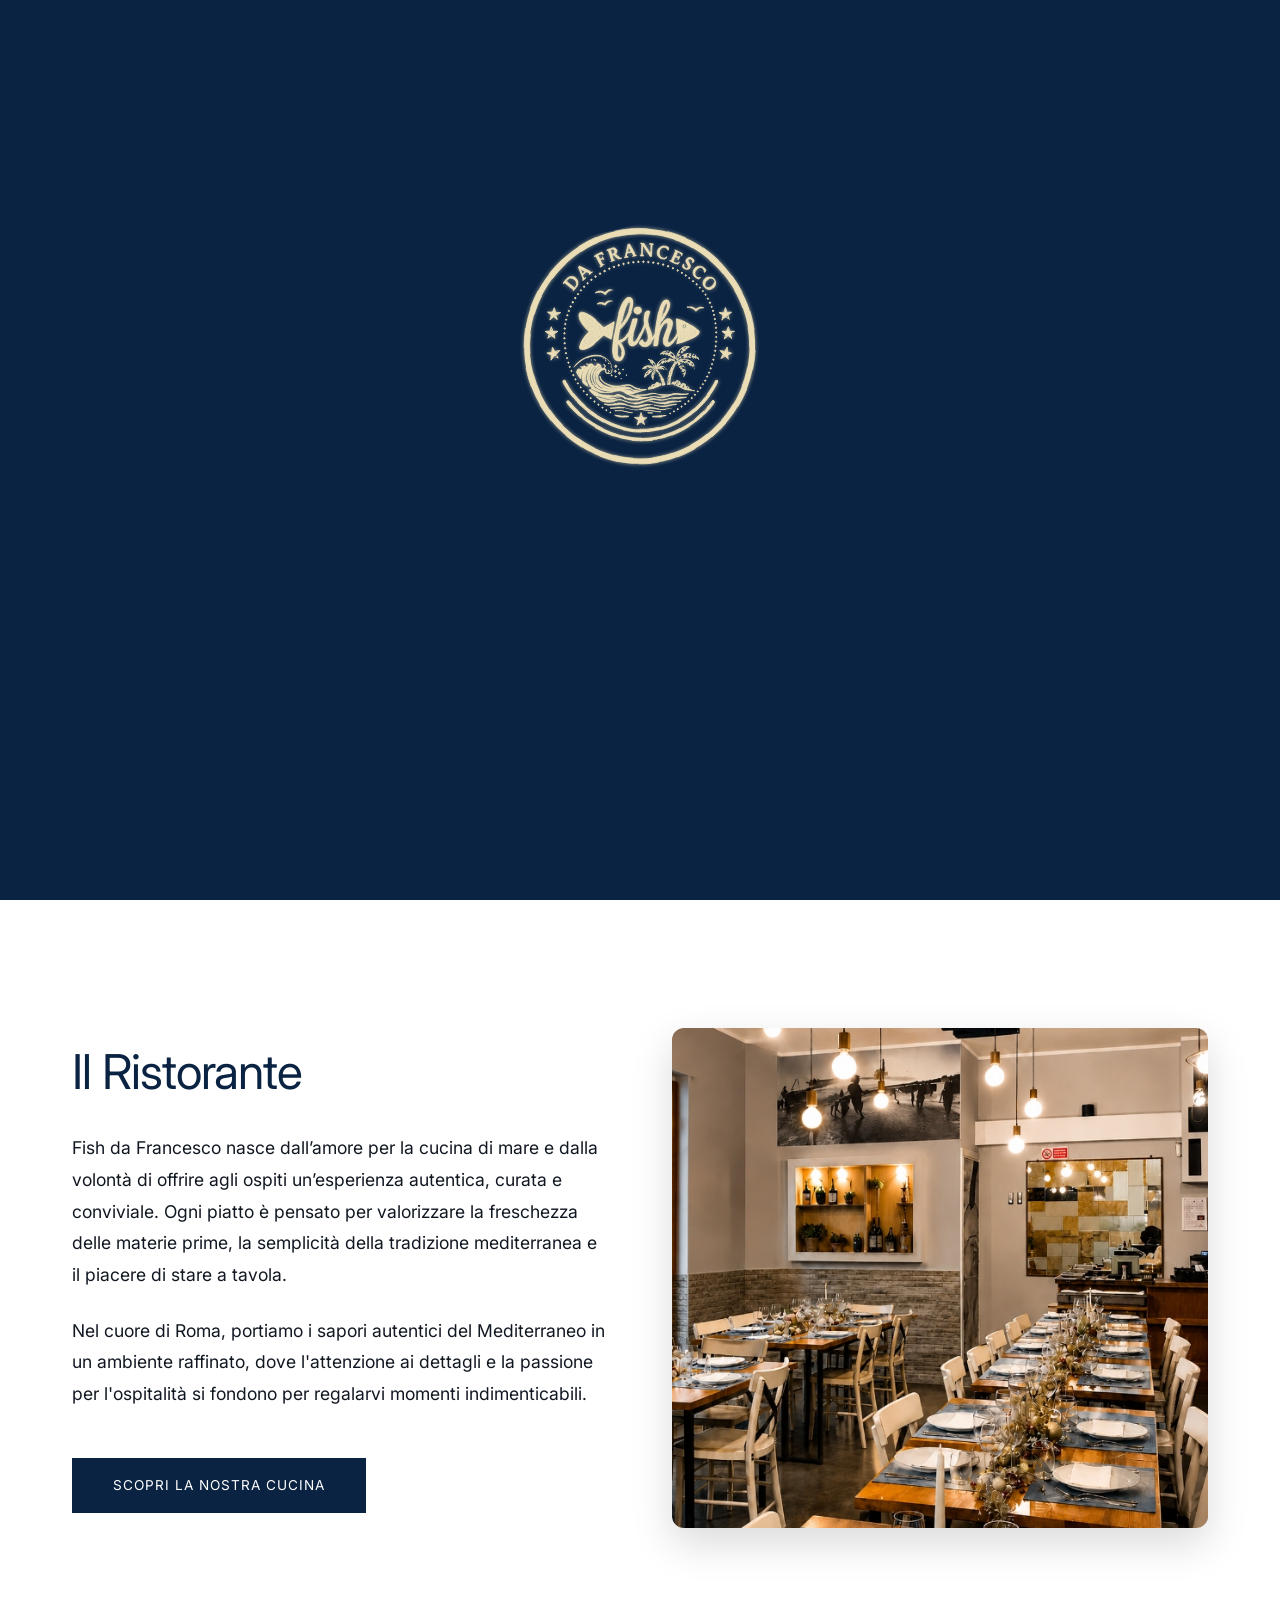
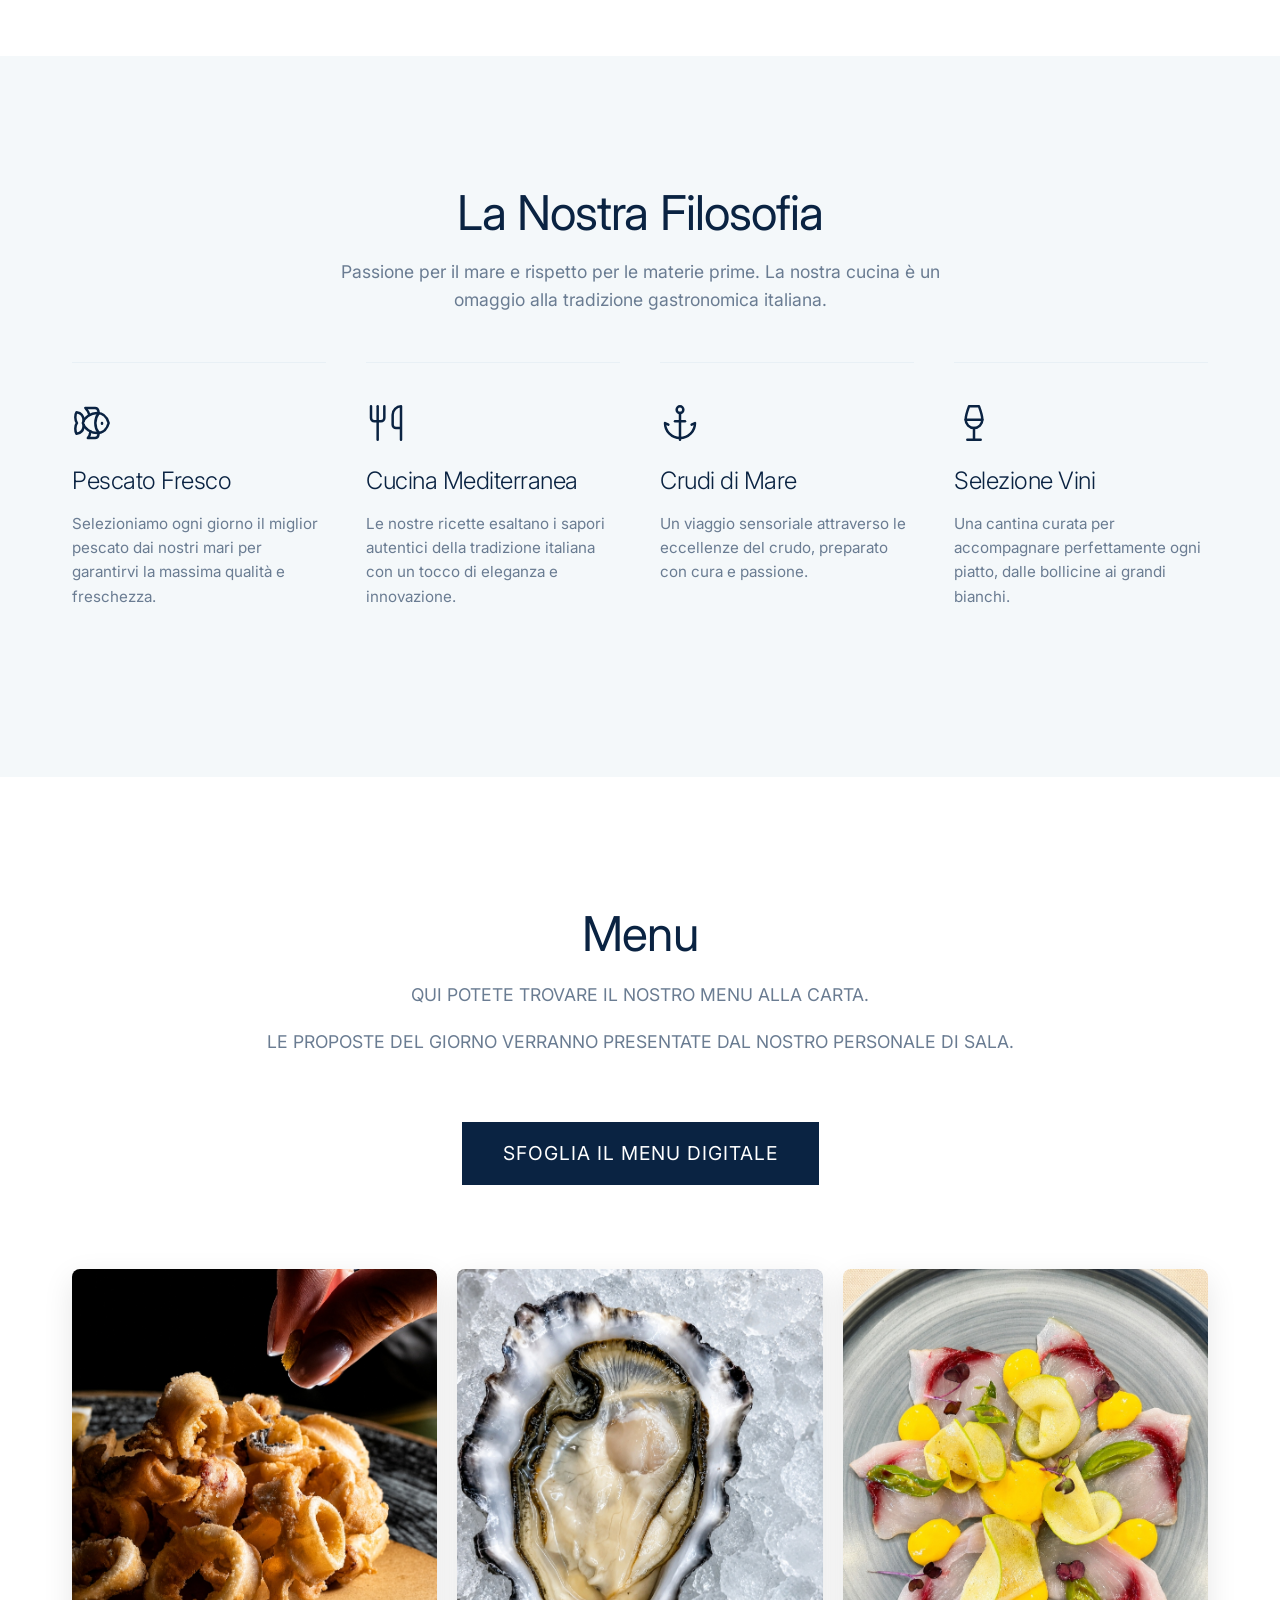
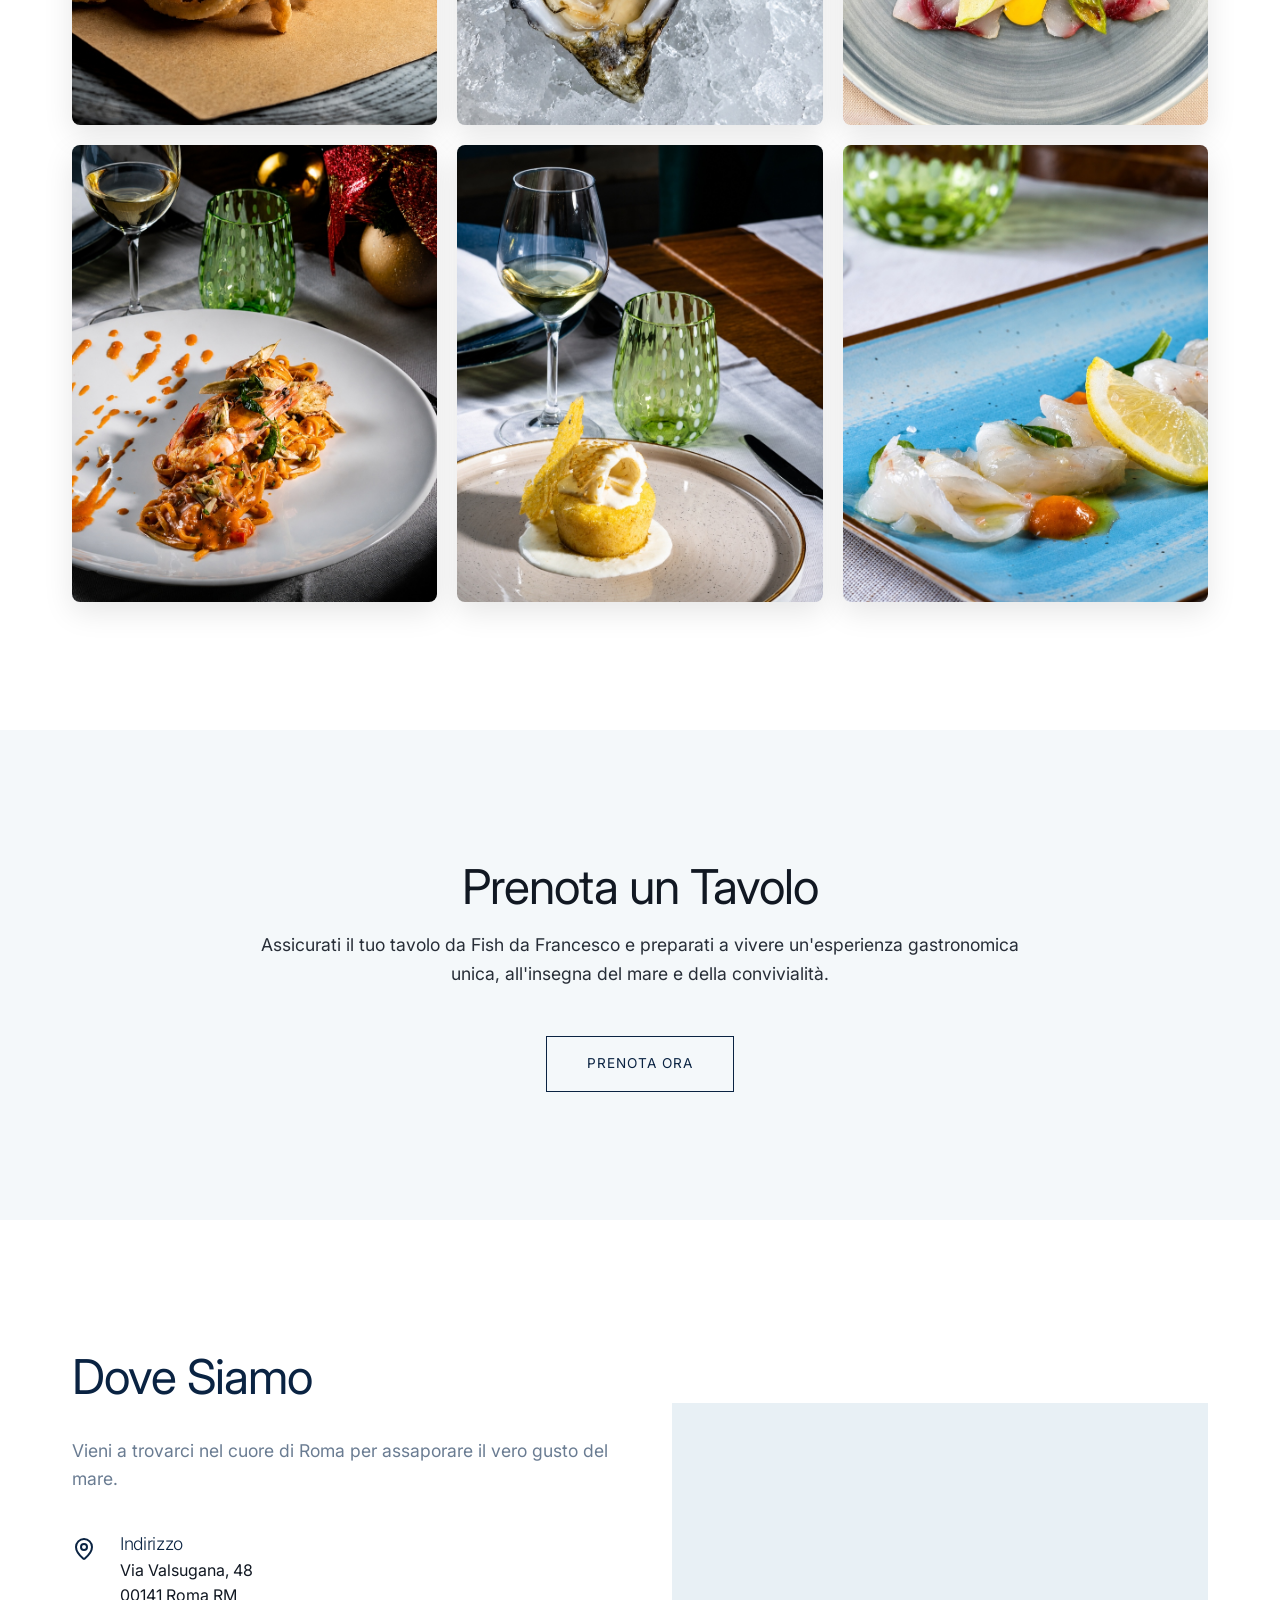
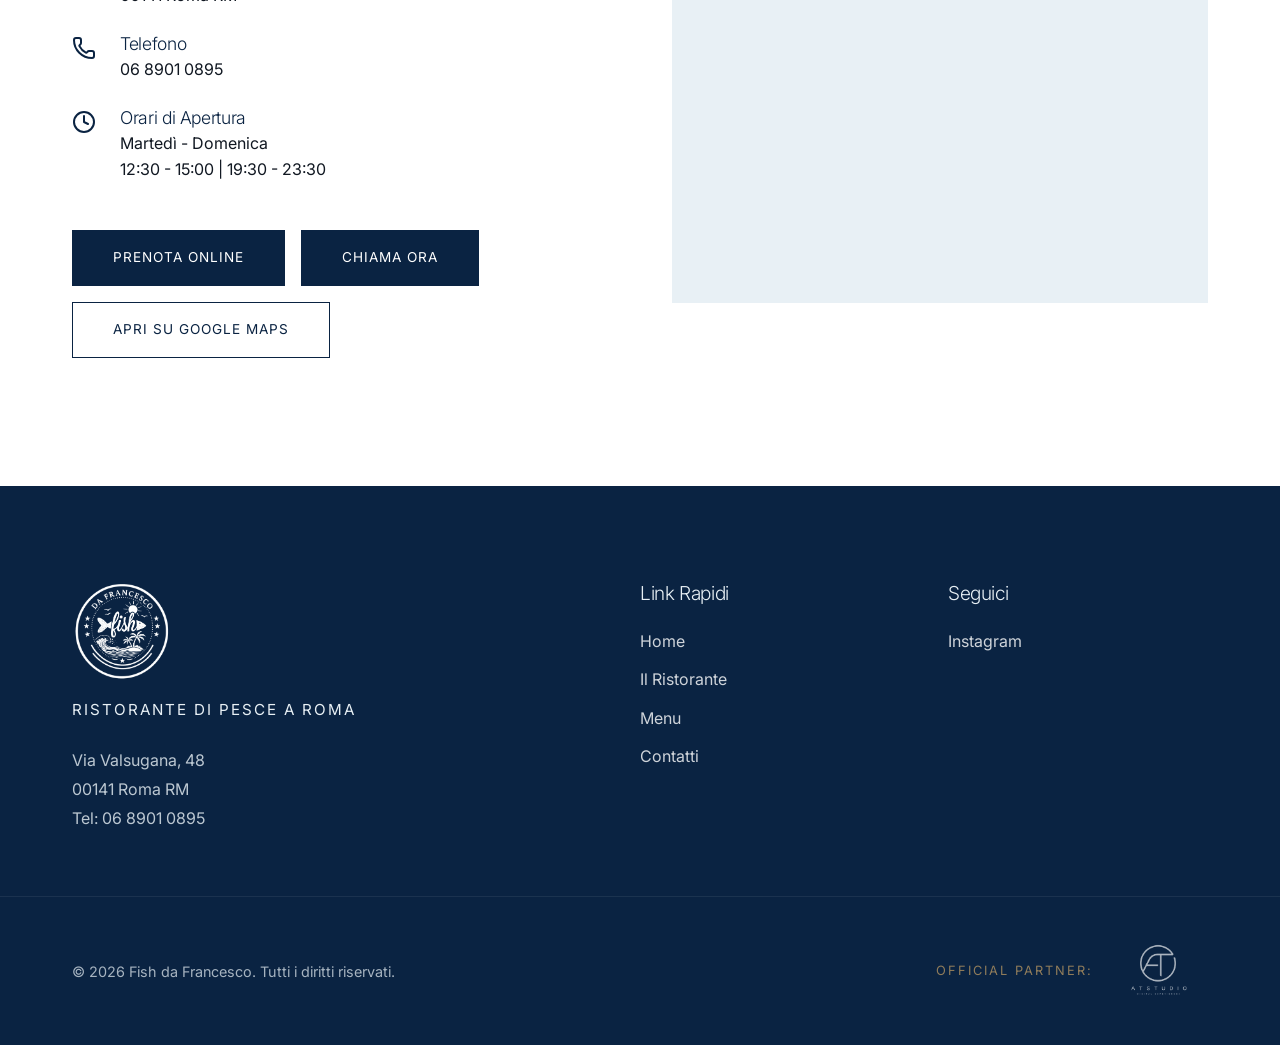
<file: index.html>
<!doctype html>
<html lang="it">
  <head>
    <meta charset="UTF-8" />
    <link rel="icon" type="image/png" href="./logo.png" />
    <meta name="viewport" content="width=device-width, initial-scale=1.0" />
    <title>Fish da Francesco | Ristorante di pesce a Roma</title>
    <meta name="description" content="Fish da Francesco è un ristorante di pesce a Roma, in Via Valsugana 48. Cucina mediterranea, pescato fresco, crudi di mare, primi e secondi di pesce." />
    
    <!-- Open Graph / Social Media Meta Tags -->
    <meta property="og:title" content="Fish da Francesco | Ristorante di pesce a Roma" />
    <meta property="og:description" content="Autentica cucina mediterranea e crudi di mare nel cuore di Roma. Prenota il tuo tavolo." />
    <meta property="og:image" content="https://fishdafrancesco.pages.dev/og-image.jpg" />
    <meta property="og:type" content="website" />
    <script type="module" crossorigin src="./index-CAp9ZWmM.js"></script>
    <link rel="stylesheet" crossorigin href="./index-Bzlpk2uv.css">
  </head>
  <body>
    <div id="root"></div>
  </body>
</html>
</file>
<file: index-Bzlpk2uv.css>
@import "https://fonts.googleapis.com/css2?family=Cormorant+Garamond:ital,wght@0,400;0,500;0,600;0,700;1,400;1,500&family=Inter:wght@300;400;500;600&display=swap";:root{--color-primary:#0a2342;--color-primary-light:#173f6b;--color-secondary:#c9a265;--color-secondary-hover:#b08d55;--color-bg:#fff;--color-bg-alt:#f4f8fa;--color-sand:#e8f0f5;--color-text:#111822;--color-text-light:#6a7c92;--color-white:#fff;--font-serif:"Cormorant Garamond", serif;--font-sans:"Inter", sans-serif;--transition-fast:.2s ease;--transition-normal:.3s ease}*{box-sizing:border-box;margin:0;padding:0}html{scroll-behavior:smooth}body{font-family:var(--font-sans);background-color:var(--color-bg);color:var(--color-text);-webkit-font-smoothing:antialiased;line-height:1.6}h1,h2,h3,h4,h5,h6{font-family:var(--font-sans);color:var(--color-primary);letter-spacing:-.02em;font-weight:300;line-height:1.2}a{color:inherit;text-decoration:none}ul{list-style:none}button{font-family:var(--font-sans);cursor:pointer;background:0 0;border:none;outline:none}img{max-width:100%;display:block}.container{max-width:1200px;margin:0 auto;padding:0 2rem}.section-padding{padding:8rem 0}.text-center{text-align:center}.btn-primary{background-color:var(--color-primary);color:var(--color-white);letter-spacing:1px;text-transform:uppercase;border:1px solid var(--color-primary);transition:all var(--transition-fast);border-radius:0;padding:1rem 2.5rem;font-size:.85rem;font-weight:400;display:inline-block}.btn-primary:hover{color:var(--color-primary);background-color:#0000}.btn-outline{color:var(--color-white);border:1px solid var(--color-white);letter-spacing:1px;text-transform:uppercase;transition:all var(--transition-fast);background-color:#0000;border-radius:0;padding:1rem 2.5rem;font-size:.85rem;font-weight:400;display:inline-block}.btn-outline:hover{background-color:var(--color-white);color:var(--color-primary)}.section-title{text-align:center;margin-bottom:1rem;font-size:3rem;font-weight:400}.section-subtitle{color:var(--color-text-light);text-align:center;max-width:600px;margin:0 auto 3rem;font-size:1.1rem}.mb-1{margin-bottom:.5rem}.mb-2{margin-bottom:1rem}.mb-3{margin-bottom:1.5rem}.mb-4{margin-bottom:2rem}.mb-5{margin-bottom:3rem}@media (width<=768px){.section-title{font-size:2rem}.section-padding{padding:3rem 0}}.header{z-index:1000;width:100%;transition:all var(--transition-normal);background-color:#0000;padding:1.5rem 0;position:fixed;top:0;left:0}.header.scrolled{-webkit-backdrop-filter:blur(10px);backdrop-filter:blur(10px);border-bottom:1px solid var(--color-sand);background-color:#fffffffa;padding:1rem 0}.header-content{justify-content:space-between;align-items:center;display:flex}.logo a{display:block}.header-logo{opacity:0;pointer-events:none;width:auto;height:80px;transition:transform var(--transition-normal), filter var(--transition-normal), opacity var(--transition-normal);filter:brightness(0)invert()}.header.scrolled .header-logo{opacity:1;pointer-events:auto;filter:none;transform:scale(.85)}.desktop-nav{align-items:center;gap:2rem;display:flex}.nav-list{gap:1.5rem;display:flex}.nav-list a{color:var(--color-white);text-transform:uppercase;letter-spacing:1px;transition:color var(--transition-fast);font-size:.95rem;font-weight:500}.nav-list a:hover{color:var(--color-secondary)}.header.scrolled .nav-list a{color:var(--color-primary)}.header.scrolled .nav-list a:hover{color:var(--color-secondary)}.mobile-menu-btn{color:var(--color-white);cursor:pointer;background:0 0;border:none;display:none}.header.scrolled .mobile-menu-btn{color:var(--color-primary)}.mobile-menu-btn.menu-is-open{color:var(--color-primary)!important}@media (width<=1024px){.desktop-nav{background-color:var(--color-bg);width:300px;height:100vh;transition:right var(--transition-normal);border-left:1px solid var(--color-sand);flex-direction:column;justify-content:center;align-items:flex-start;padding:2rem;position:fixed;top:0;right:-100%}.desktop-nav.open{right:0}.nav-list{flex-direction:column;gap:1.5rem;width:100%;margin-bottom:2rem}.nav-list a{color:var(--color-primary);font-size:1.2rem}.mobile-menu-btn{z-index:1001;display:block}.prenota-btn{padding:.6rem 1rem;font-size:.85rem}.header:not(.scrolled) .prenota-btn{display:none}}.hero{min-height:100svh;color:var(--color-white);text-align:center;background-image:url(./hero-bg.png);background-position:50%;background-size:cover;background-attachment:fixed;justify-content:center;align-items:center;display:flex;position:relative}.hero-overlay{background:linear-gradient(#0a2342b3 0%,#0a234266 100%);width:100%;height:100%;position:absolute;top:0;left:0}.hero-content{z-index:10;max-width:900px;padding:0 20px;animation:1.2s ease-out fadeIn;position:relative}.hero-logo-wrapper{justify-content:center;margin-bottom:2.5rem;display:flex}.hero-logo{width:120px;height:120px}.hero-logo path{fill:#eaddb6}.hero-tagline{font-family:var(--font-serif);color:var(--color-white);text-shadow:0 2px 15px #0000004d;max-width:800px;margin-bottom:3rem;margin-left:auto;margin-right:auto;font-size:2.8rem;font-weight:300;line-height:1.3}.hero-buttons{justify-content:center;gap:1rem;display:flex}@keyframes fadeIn{0%{opacity:0;transform:translateY(20px)}to{opacity:1;transform:translateY(0)}}@media (width<=768px){.hero{background-attachment:scroll}.hero-content{margin-top:60px}.hero-logo{height:100px}.hero-title{font-size:3.5rem}.hero-buttons{flex-direction:column;align-items:center}.hero-buttons a{width:100%;max-width:300px}}.bg-light{background-color:var(--color-bg)}.about-container{grid-template-columns:1fr 1fr;align-items:center;gap:4rem;display:grid}.text-left{text-align:left;margin-bottom:2rem}.about-description{color:var(--color-text);margin-bottom:1.5rem;font-size:1.1rem;line-height:1.8}.mt-4{margin-top:1.5rem;display:inline-block}.about-images{opacity:0;width:100%;height:500px;transition:opacity .8s ease-out,transform .8s ease-out;position:relative;transform:translate(30px)}.about-images.visible{opacity:1;transform:translate(0)}.img-wrapper.img-single{border-radius:12px;width:100%;height:100%;position:absolute;top:0;left:0;overflow:hidden;box-shadow:0 15px 40px #00000026}.img-wrapper.img-single img{object-fit:cover;width:100%;height:100%;transition:transform .8s}.img-wrapper.img-single:hover img{transform:scale(1.05)}@media (width<=992px){.about-container{grid-template-columns:1fr;gap:3rem}.about-images{width:100%;max-width:600px;height:400px;margin:0 auto}.text-left,.about-text{text-align:center}}.bg-alt{background-color:var(--color-bg-alt)}.features-grid{grid-template-columns:repeat(auto-fit,minmax(250px,1fr));gap:2.5rem;margin-top:3rem;display:grid}.feature-card{text-align:left;border-top:1px solid var(--color-sand);transition:transform var(--transition-normal);background-color:#0000;border-radius:0;padding:2.5rem 0}.feature-card:hover{transform:translateY(-5px)}.feature-icon{color:var(--color-primary);justify-content:flex-start;margin-bottom:1.5rem;display:flex}.feature-title{margin-bottom:1rem;font-size:1.5rem}.feature-description{color:var(--color-text-light);font-size:.95rem;line-height:1.6}.menu-categories{flex-wrap:wrap;justify-content:center;gap:1rem;margin-bottom:3rem;display:flex}.category-btn{border:1px solid var(--color-sand);color:var(--color-text);transition:all var(--transition-fast);background-color:#0000;border-radius:30px;padding:.5rem 1.5rem;font-weight:500}.category-btn:hover{border-color:var(--color-primary);color:var(--color-primary)}.category-btn.active{background-color:var(--color-primary);color:var(--color-white);border-color:var(--color-primary)}.menu-grid{grid-template-columns:1fr 1fr;gap:2.5rem 4rem;max-width:1000px;margin:0 auto;display:grid}.menu-item{border-bottom:1px dashed var(--color-sand);padding-bottom:1.5rem;position:relative}.menu-item-header{justify-content:space-between;align-items:baseline;margin-bottom:.5rem;display:flex}.menu-item-name{font-family:var(--font-serif);color:var(--color-primary);margin:0;font-size:1.4rem}.menu-item-price{color:var(--color-secondary);font-size:1.2rem;font-weight:600}.menu-item-description{color:var(--color-text-light);margin-bottom:.5rem;font-size:.95rem}.menu-item-tag{text-transform:uppercase;background-color:var(--color-sand);color:var(--color-primary);letter-spacing:1px;border-radius:4px;padding:.2rem .6rem;font-size:.75rem;font-weight:600;display:inline-block}.mt-5{margin-top:3rem}@media (width<=768px){.menu-grid{grid-template-columns:1fr;row-gap:2rem}}.menu-gallery{grid-template-columns:repeat(3,1fr);gap:20px;margin-top:20px;display:grid}.menu-gallery-item{aspect-ratio:4/5;border-radius:8px;position:relative;overflow:hidden;box-shadow:0 10px 30px #0000001a}.menu-gallery-item img{object-fit:cover;width:100%;height:100%;transition:transform .5s}.menu-gallery-item:hover img{transform:scale(1.05)}@media (width<=768px){.menu-gallery{grid-template-columns:1fr;gap:30px}}.reservation-section{background-color:var(--color-bg-alt);color:var(--color-text);padding:8rem 0}.text-white{color:var(--color-text)!important}.reservation-section .section-title:after{background-color:var(--color-primary)}.btn-light{color:var(--color-primary);font-family:var(--font-sans);text-transform:uppercase;letter-spacing:1px;transition:all var(--transition-normal);border:1px solid var(--color-primary);background-color:#0000;border-radius:0;padding:1rem 2.5rem;font-size:.85rem;font-weight:400;text-decoration:none;display:inline-block}.btn-light:hover{background-color:var(--color-primary);color:var(--color-white)}.contact-container{grid-template-columns:1fr 1fr;align-items:center;gap:4rem;display:grid}.contact-description{color:var(--color-text-light);margin-bottom:2.5rem;font-size:1.1rem}.info-block{align-items:flex-start;gap:1.5rem;margin-bottom:1.5rem;display:flex}.info-icon{color:var(--color-primary);background-color:#0000;justify-content:center;align-items:center;padding:.2rem 0 0;display:flex}.info-block h4{font-family:var(--font-sans);color:var(--color-primary);margin-bottom:.2rem;font-size:1.1rem}.info-block p{color:var(--color-text);line-height:1.6}.contact-buttons{gap:1rem;margin-top:3rem;display:flex}.contact-buttons .btn-outline:hover{background-color:var(--color-primary);color:var(--color-white)!important}.contact-map{background-color:var(--color-sand);border:1px solid var(--color-sand);border-radius:0;height:500px;overflow:hidden}.map-placeholder{width:100%;height:100%;color:var(--color-primary);text-align:center;background-image:url(https://images.unsplash.com/photo-1524661135-423995f22d0b?q=80&w=800&auto=format&fit=crop);background-position:50%;background-size:cover;flex-direction:column;justify-content:center;align-items:center;display:flex;position:relative}.map-placeholder:before{content:"";-webkit-backdrop-filter:blur(3px);backdrop-filter:blur(3px);background-color:#e8e0d5d9;width:100%;height:100%;position:absolute;top:0;left:0}.map-placeholder>*{z-index:1;position:relative}.map-placeholder p{font-size:1.5rem;font-weight:600;font-family:var(--font-serif);margin:1rem 0 .5rem}.map-placeholder span{font-size:1rem}@media (width<=992px){.contact-container{grid-template-columns:1fr;gap:3rem}.contact-buttons{flex-direction:column}.contact-map{height:400px}}.footer{background-color:var(--color-primary);color:var(--color-white);padding-top:6rem}.footer-container{grid-template-columns:2fr 1fr 1fr;gap:3rem;margin-bottom:4rem;display:grid}.footer-logo-img{filter:brightness(0)invert();width:auto;height:100px;margin-bottom:1rem}.footer-tagline{color:var(--color-sand);text-transform:uppercase;letter-spacing:2px;margin-bottom:1.5rem;font-size:.95rem}.footer-address{color:var(--color-sand);opacity:.8;line-height:1.8}.footer-title{color:var(--color-sand);margin-bottom:1.5rem;font-size:1.2rem}.footer-links li{margin-bottom:.8rem}.footer-links a{color:var(--color-white);opacity:.8;transition:opacity var(--transition-fast), color var(--transition-fast)}.footer-links a:hover{opacity:1;color:var(--color-secondary)}.social-links{flex-direction:column;gap:.8rem;display:flex}.social-link{color:var(--color-white);opacity:.8;transition:opacity var(--transition-fast), color var(--transition-fast)}.social-link:hover{opacity:1;color:var(--color-secondary)}.footer-bottom{text-align:center;color:var(--color-sand);opacity:.7;border-top:1px solid #ffffff1a;padding:1.5rem 0;font-size:.9rem}@media (width<=768px){.footer-container{text-align:center;grid-template-columns:1fr;gap:2.5rem}.footer-logo-img{margin:0 auto 1.5rem;display:block}.footer-bottom-container{text-align:center;flex-direction:column;justify-content:center;gap:1.5rem}}.footer-bottom-container{flex-wrap:wrap;justify-content:space-between;align-items:center;display:flex}.footer-partner{align-items:center;gap:15px;display:flex}.partner-text{text-transform:uppercase;letter-spacing:2px;color:var(--color-secondary);font-size:.8rem}.partner-logo{opacity:.95;width:auto;height:100px;transition:opacity .3s}.partner-logo:hover{opacity:1}.preloader{z-index:99999;background-color:#0a2342;flex-direction:column;justify-content:center;align-items:center;gap:60px;width:100vw;height:100vh;transition:opacity 1.2s cubic-bezier(.8,0,.2,1),visibility 1.2s cubic-bezier(.8,0,.2,1);display:flex;position:fixed;top:0;left:0}.preloader.fade-out{opacity:0;visibility:hidden}.preloader-partner{flex-direction:column;align-items:center;gap:15px;animation:.5s 3s forwards fadeOutPartner;display:flex}@keyframes fadeOutPartner{to{opacity:0;transform:translateY(20px)}}.partner-text-svg{width:250px;height:30px}.partner-text-wireframe{letter-spacing:4px;fill:#0000;stroke:#fff;stroke-width:.5px;stroke-dasharray:400;stroke-dashoffset:400px;filter:drop-shadow(0 0 6px #fff9);font-family:Inter,sans-serif;font-size:24px;animation:1.5s ease-in-out .2s forwards drawPartnerText,.4s 1.6s forwards fillPartnerText}.preloader-partner-logo{object-fit:contain;opacity:0;flex-shrink:0;width:auto;height:100px;animation:.8s 1s forwards fadeUpPartnerLogo;display:block;transform:translateY(10px)}@keyframes drawPartnerText{to{stroke-dashoffset:0}}@keyframes fillPartnerText{to{fill:#fff;stroke:#0000}}@keyframes fadeUpPartnerLogo{to{opacity:.95;transform:translateY(0)}}.preloader-logo-wrapper{will-change:transform;justify-content:center;align-items:center;width:250px;height:250px;display:flex;position:relative}.preloader-wireframe-complex{width:100%;height:100%;position:absolute;top:0;left:0}.wireframe-layer path{fill:#0000;stroke:#eaddb6;stroke-width:4px;stroke-dasharray:var(--path-length,100);stroke-dashoffset:var(--path-length,100)}.wireframe-layer.is-ready path{animation:2.5s ease-in-out forwards drawComplexWireframe}.solid-layer path{fill:#eaddb6;stroke:#0000;filter:drop-shadow(0 0 10px #eaddb6b3)}.solid-layer{-webkit-mask-image:url("data:image/svg+xml;utf8,<svg viewBox=\"0 0 1000 1000\" xmlns=\"http://www.w3.org/2000/svg\"><path d=\"M0,500 C150,600 350,400 500,500 C650,600 850,400 1000,500 L1000,1000 L0,1000 Z\" fill=\"black\"/></svg>");-webkit-mask-position:0 0;-webkit-mask-size:200% 200%;-webkit-mask-repeat:repeat-x}.solid-layer.is-ready{animation:1.5s cubic-bezier(.4,0,.2,1) 1.5s forwards fluidWaveReveal}@keyframes fluidWaveReveal{0%{-webkit-mask-position:0 0}to{-webkit-mask-position:200% 100%}}@keyframes drawComplexWireframe{to{stroke-dashoffset:0}}@media (width<=768px){.preloader-logo-wrapper{width:200px;height:200px}}
</file>
